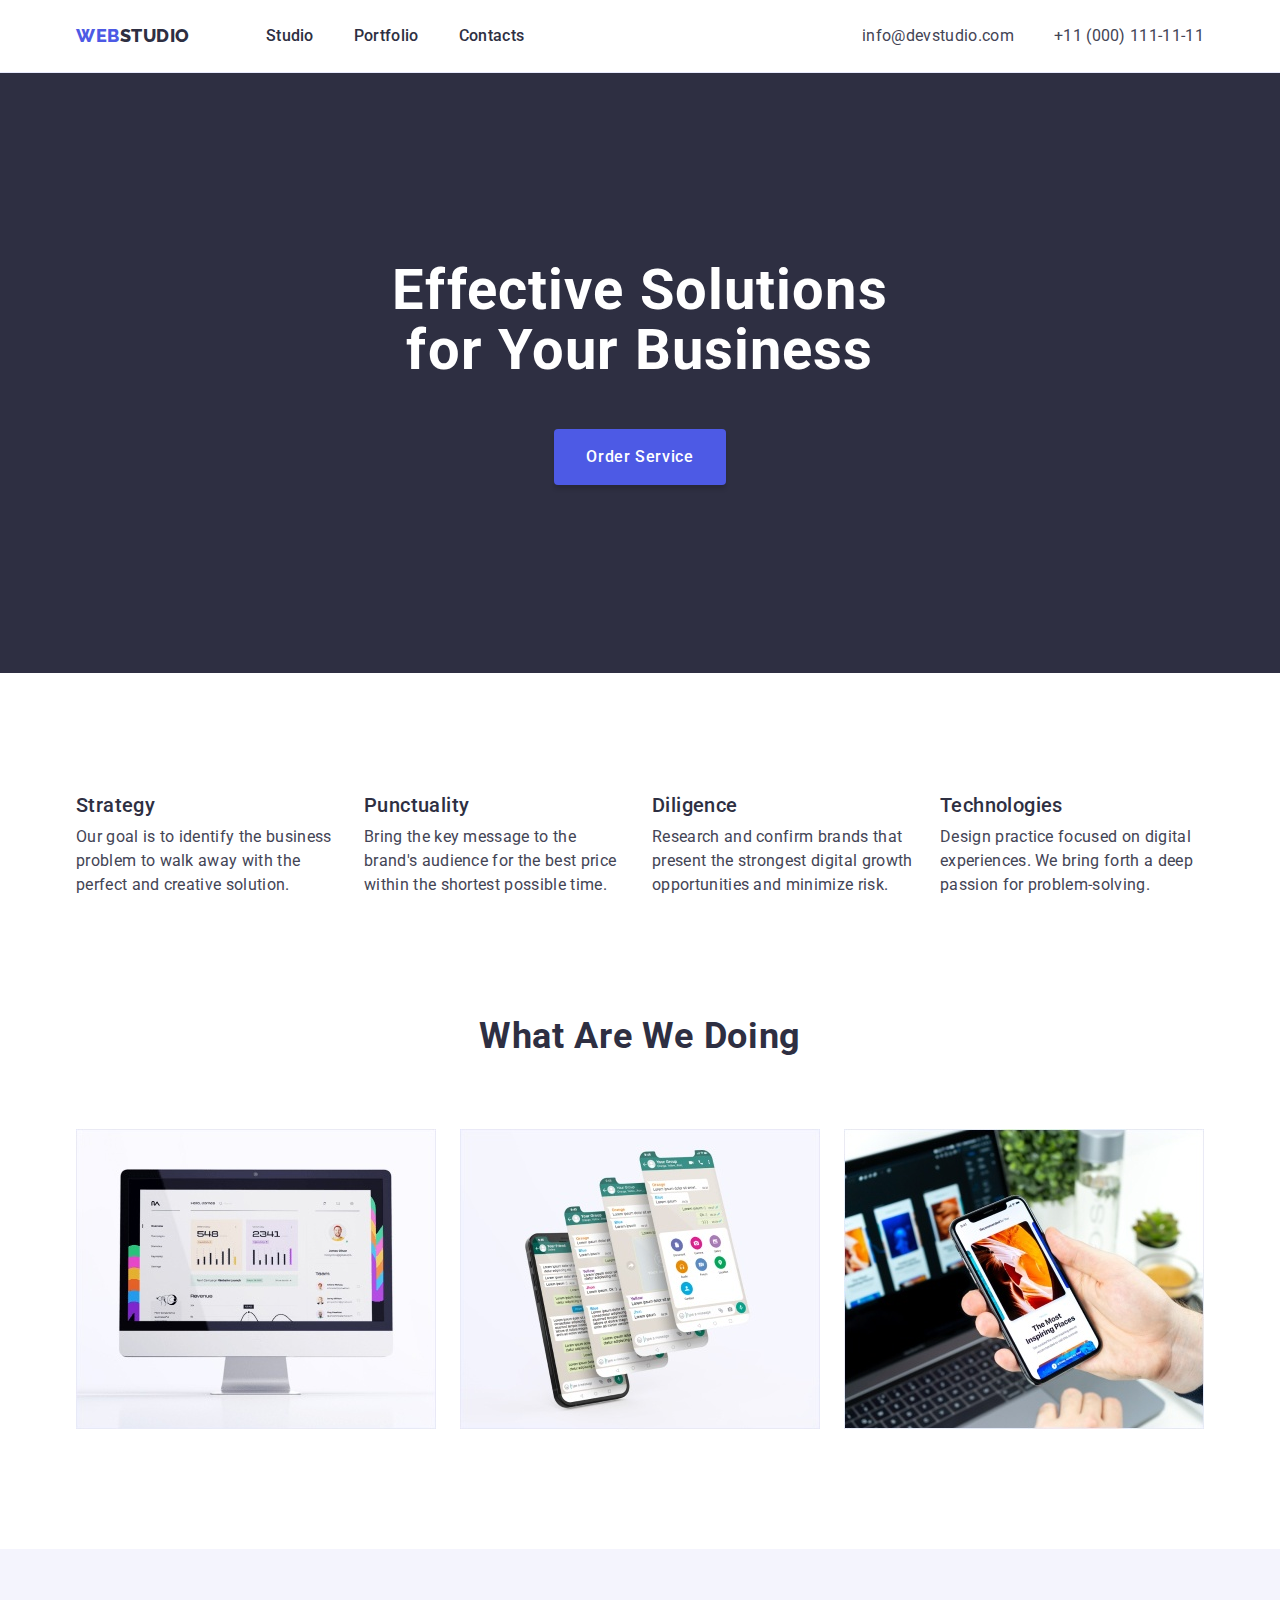
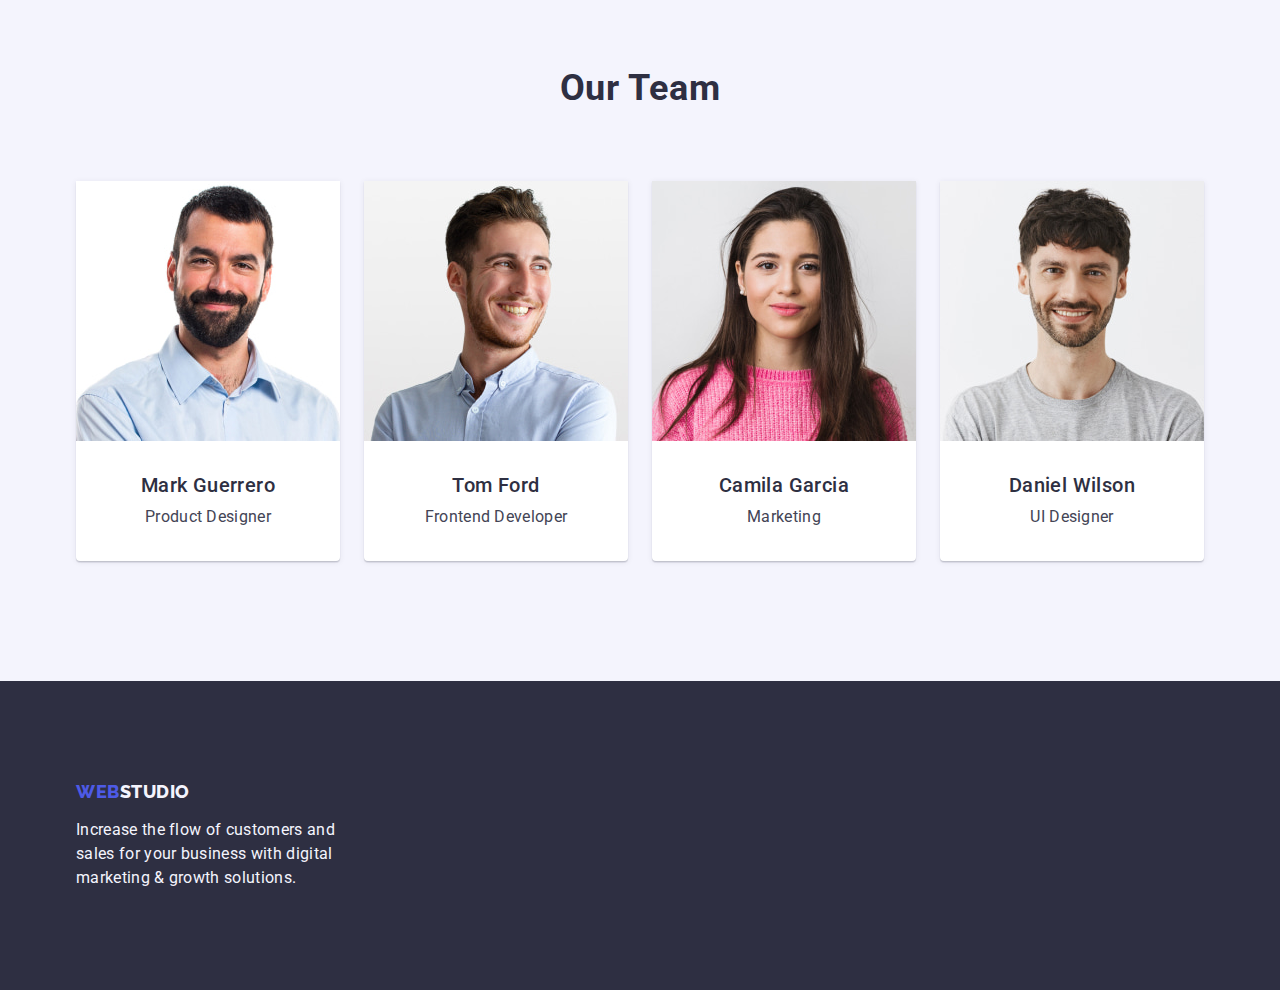
<file: index.html>
<!DOCTYPE html>
<html lang="en">
  <head>
    <meta charset="UTF-8" />
    <meta http-equiv="X-UA-Compatible" content="IE=edge" />
    <meta name="viewport" content="width=device-width, initial-scale=1.0" />
    <title>Web Studio</title>
    <meta name="discription" content="Effective Solutions for Your Business" />
    <!-- Fons -->
    <link rel="preconnect" href="https://fonts.googleapis.com" />
    <link rel="preconnect" href="https://fonts.gstatic.com" crossorigin />
    <link
      href="https://fonts.googleapis.com/css2?family=Raleway:wght@800&family=Roboto:wght@400;500;700;900&display=swap"
      rel="stylesheet"
    />
    <!-- Normalize -->
    <link
      rel="stylesheet"
      href="https://cdn.jsdelivr.net/npm/modern-normalize@2.0.0/modern-normalize.min.css"
    />
    <!-- Castom styles -->
    <link rel="stylesheet" href="./css/styles.css" />
  </head>
  <body class="page">
    <!-- Header section -->
    <header class="header">
      <div class="header-container container">
        <nav class="header-nav">
          <a class="header-logo link" href="./index.html"
            >Web<span class="studio-black">Studio</span></a
          >
          <ul class="list-nav list">
            <li>
              <a class="navigation-link link" href="./index.html">Studio</a>
            </li>
            <li>
              <a class="navigation-link link" href="./portfolio.html"
                >Portfolio</a
              >
            </li>
            <li><a class="navigation-link link" href="">Contacts</a></li>
          </ul>
        </nav>
        <address class="contacts">
          <ul class="address-list list">
            <li>
              <a class="contacts-address link" href="mailto:info@devstudio.com"
                >info@devstudio.com</a
              >
            </li>
            <li>
              <a class="contacts-address link" href="tel:+110001111111"
                >+11 (000) 111-11-11</a
              >
            </li>
          </ul>
        </address>
      </div>
    </header>
    <!-- Main block -->

    <main class="main">
      <!-- Hero section -->
      <section class="hero-section section">
        <div class="container">
          <h1 class="hero-section-title">
            Effective Solutions for Your Business
          </h1>
          <button class="hero-btn" type="button">Order Service</button>
        </div>
      </section>

      <!-- Section 2 -->
      <section class="two-section section">
        <div class="container">
          <h2 class="visually-hidden">Our Portfolio</h2>
          <ul class="two-section-list list">
            <li class="two-section-item">
              <h3 class="two-section-title">Strategy</h3>
              <p class="two-section-paragraph">
                Our goal is to identify the business problem to walk away with
                the perfect and creative solution.
              </p>
            </li>
            <li class="two-section-item">
              <h3 class="two-section-title">Punctuality</h3>
              <p class="two-section-paragraph">
                Bring the key message to the brand's audience for the best price
                within the shortest possible time.
              </p>
            </li>
            <li class="two-section-item">
              <h3 class="two-section-title">Diligence</h3>
              <p class="two-section-paragraph">
                Research and confirm brands that present the strongest digital
                growth opportunities and minimize risk.
              </p>
            </li>
            <li class="two-section-item">
              <h3 class="two-section-title">Technologies</h3>
              <p class="two-section-paragraph">
                Design practice focused on digital experiences. We bring forth a
                deep passion for problem-solving.
              </p>
            </li>
          </ul>
        </div>
      </section>

      <!-- Section 3 -->
      <section class="three-section section">
        <div class="container">
          <h2 class="three-section-title">What are we doing</h2>
          <ul class="card-list-webstudio list">
            <li class="card-item-webstudio card">
              <img
                src="./images/webstudio-images/sec-2/img-1.jpg"
                alt="The Apple monobloc stands frontally"
                width="360"
                height="300"
              />
            </li>
            <li class="card-item-webstudio card">
              <img
                src="./images/webstudio-images/sec-2/img-2.jpg"
                alt="Drop-down screenshots from iPhone"
                width="360"
                height="300"
              />
            </li>
            <li class="card-item-webstudio card">
              <img
                src="./images/webstudio-images/sec-2/img-3.jpg"
                alt="A man holds an iPhone in his right hand"
                width="360"
                height="300"
              />
            </li>
          </ul>
        </div>
      </section>

      <!-- Section 4 -->
      <section class="four-section section">
        <div class="container">
          <h2 class="four-section-title">Our Team</h2>
          <ul class="list">
            <li class="our-team-list card">
              <img
                src="./images/webstudio-images/sec-3/img-1.jpg"
                alt="The man laughs"
                width="264"
                height="260"
              />
              <div class="team-card-content">
                <h3 class="four-section-name">Mark Guerrero</h3>
                <p class="four-section-team">Product Designer</p>
              </div>
            </li>
            <li class="our-team-list card">
              <img
                src="./images/webstudio-images/sec-3/img-2.jpg"
                alt="The man laughs"
                width="264"
                height="260"
              />
              <div class="team-card-content">
                <h3 class="four-section-name">Tom Ford</h3>
                <p class="four-section-team">Frontend Developer</p>
              </div>
            </li>
            <li class="our-team-list card">
              <img
                src="./images/webstudio-images/sec-3/img-3.jpg"
                alt="The woman laughs"
                width="264"
                height="260"
              />
              <div class="team-card-content">
                <h3 class="four-section-name">Camila Garcia</h3>
                <p class="four-section-team">Marketing</p>
              </div>
            </li>
            <li class="our-team-list card">
              <img
                src="./images/webstudio-images/sec-3/img-4.jpg"
                alt="The man laughs"
                width="264"
                height="260"
              />
              <div class="team-card-content">
                <h3 class="four-section-name">Daniel Wilson</h3>
                <p class="four-section-team">UI Designer</p>
              </div>
            </li>
          </ul>
        </div>
      </section>
    </main>
    <!-- Footer section -->
    <footer class="footer">
      <div class="container">
        <a href="./index.html" class="logo-text link"
          >Web<span class="studio-cloud">Studio</span></a
        >
        <p class="footer-info">
          Increase the flow of customers and sales for your business with
          digital marketing & growth solutions.
        </p>
      </div>
    </footer>
  </body>
</html>
</file>
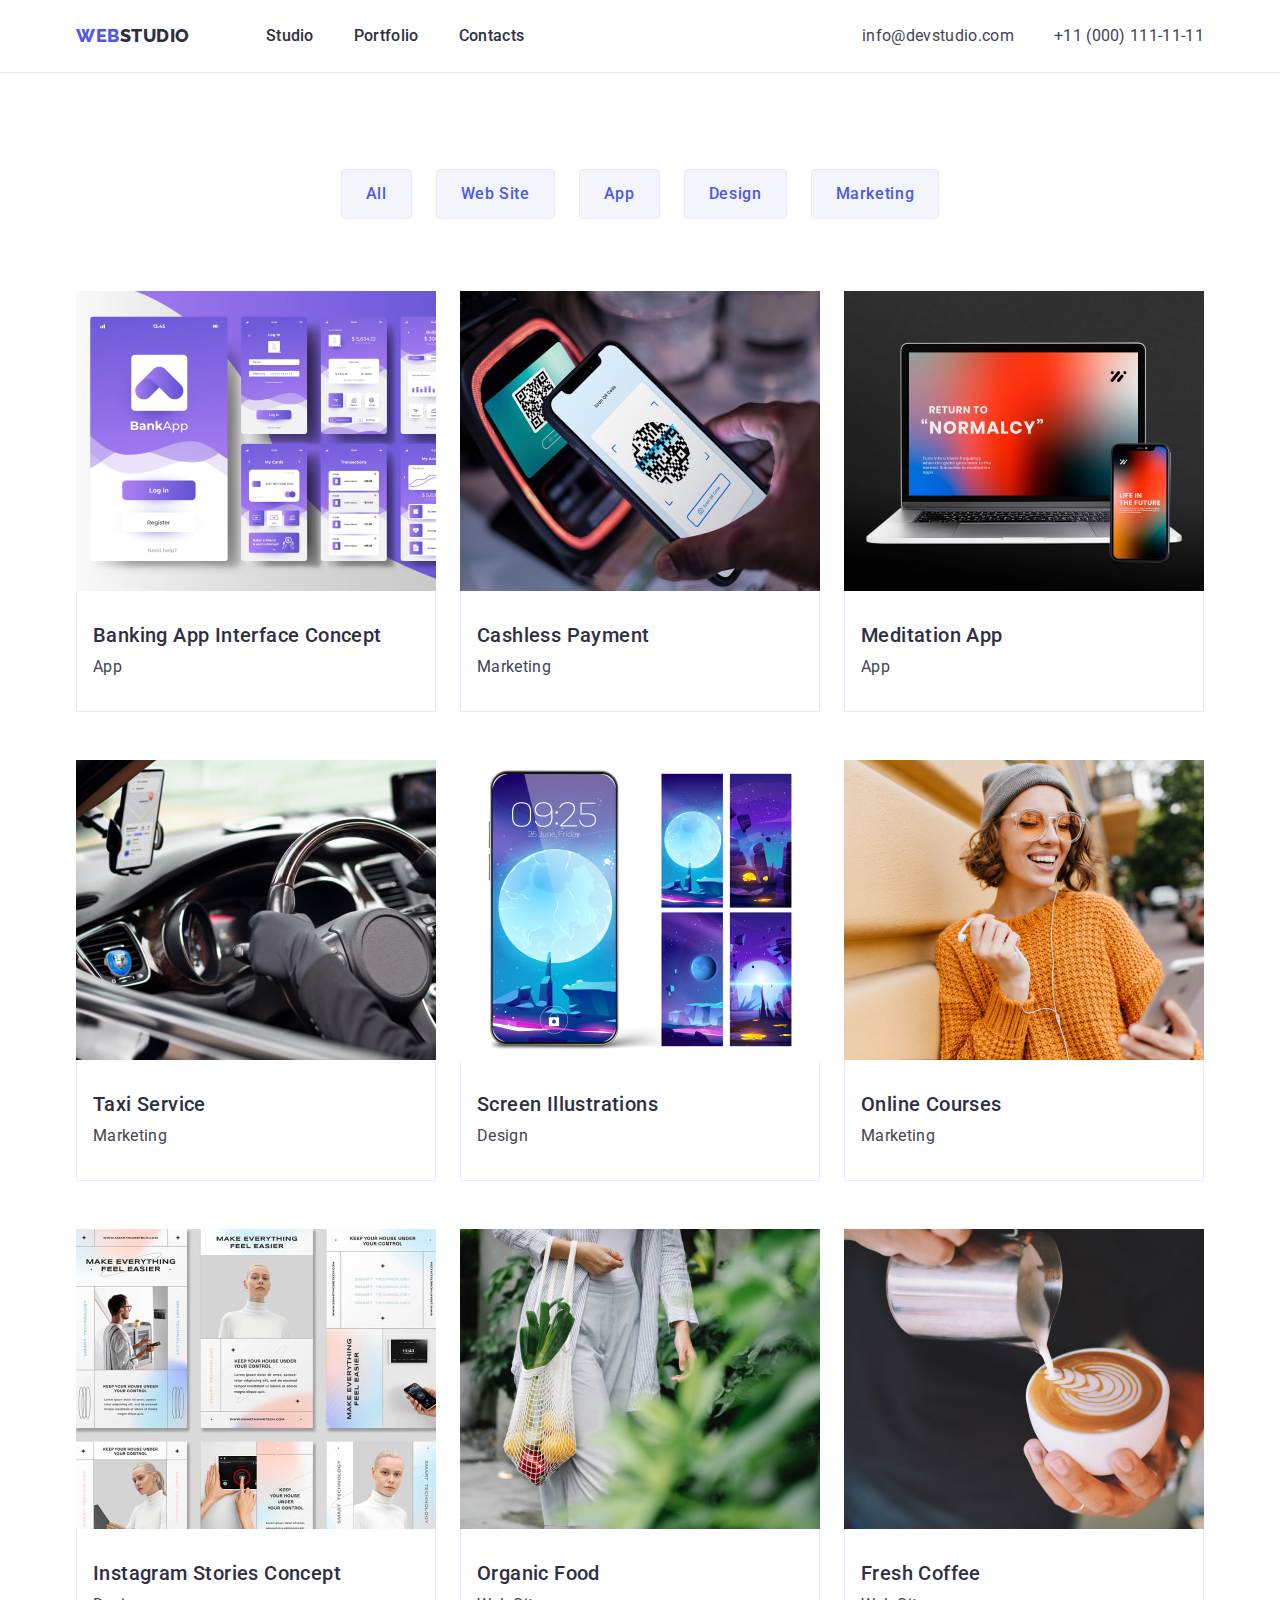
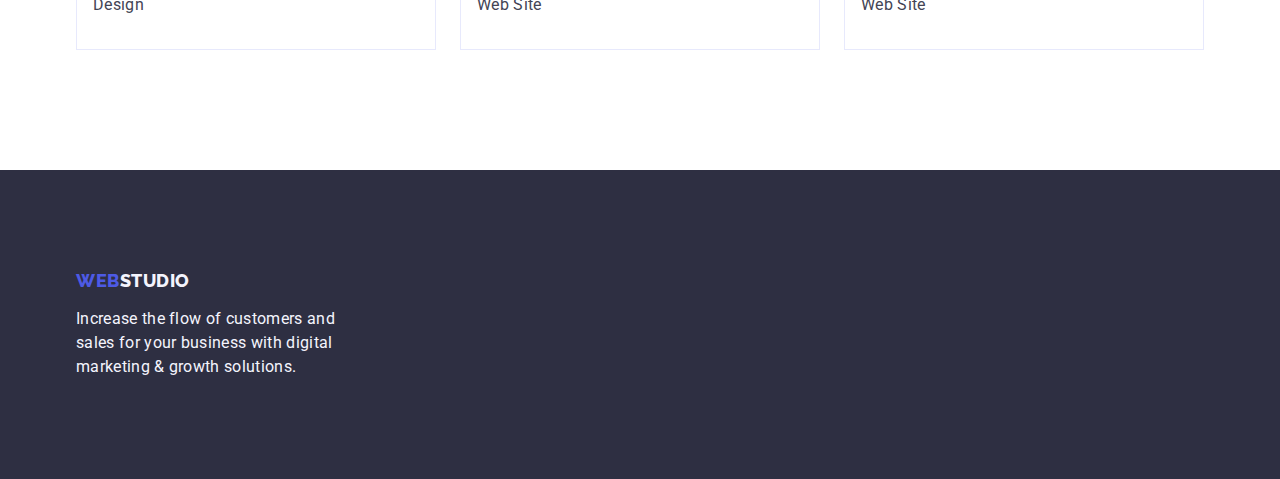
<file: portfolio.html>
<!DOCTYPE html>
<html lang="en">
  <head>
    <meta charset="UTF-8" />
    <meta name="viewport" content="width=device-width, initial-scale=1.0" />
    <title>Portfolio</title>
    <!-- Fons -->
    <link rel="preconnect" href="https://fonts.googleapis.com" />
    <link rel="preconnect" href="https://fonts.gstatic.com" crossorigin />
    <link
      href="https://fonts.googleapis.com/css2?family=Raleway:wght@800&family=Roboto:wght@400;500;700;900&display=swap"
      rel="stylesheet"
    />
    <!-- Normalize -->
    <link
      rel="stylesheet"
      href="https://cdn.jsdelivr.net/npm/modern-normalize@2.0.0/modern-normalize.min.css"
    />
    <!-- Castom styles -->
    <link rel="stylesheet" href="./css/styles.css" />
  </head>
  <body>
    <!-- Header section -->
    <header class="header">
      <div class="header-container container">
        <nav class="header-nav">
          <a class="header-logo header-link link" href="./index.html"
            >Web<span class="studio-black">Studio</span></a
          >
          <ul class="list-nav list">
            <li>
              <a class="navigation-link link" href="./index.html">Studio</a>
            </li>
            <li>
              <a class="navigation-link link" href="./portfolio.html"
                >Portfolio</a
              >
            </li>
            <li><a class="navigation-link link" href="">Contacts</a></li>
          </ul>
        </nav>
        <address class="contacts">
          <ul class="address-list list">
            <li>
              <a class="contacts-address link" href="mailto:info@devstudio.com"
                >info@devstudio.com</a
              >
            </li>
            <li>
              <a class="contacts-address link" href="tel:+110001111111"
                >+11 (000) 111-11-11</a
              >
            </li>
          </ul>
        </address>
      </div>
    </header>
    <!-- Main block -->
    <main>
      <!--Section 1  -->
      <section class="section-btn section">
        <div class="container-card container">
          <h1 class="visually-hidden">Our Portfolio</h1>
          <ul class="portfolio-btn-list list">
            <li class="card">
              <button class="portfolio-btn" type="button">All</button>
            </li>
            <li class="card">
              <button class="portfolio-btn" type="button">Web Site</button>
            </li>
            <li class="card">
              <button class="portfolio-btn" type="button">App</button>
            </li>
            <li class="card">
              <button class="portfolio-btn" type="button">Design</button>
            </li>
            <li class="card">
              <button class="portfolio-btn" type="button">Marketing</button>
            </li>
          </ul>
          <ul class="portfolio-card list">
            <li class="portfolio-item">
              <a href="" class="link">
                <img
                  src="./images/portfolio-images/sec-3/img-1.jpg"
                  alt="Several screenshots showing the website registration menu."
                  width="360"
                  height="300"
                />
                <div class="portfolio-page-card-content">
                  <h2 class="services">Banking App Interface Concept</h2>
                  <p class="occupation">App</p>
                </div>
              </a>
            </li>
            <li class="portfolio-item">
              <a href="" class="link">
                <img
                  src="./images/portfolio-images/sec-3/img-2.jpg"
                  alt="A person with an iPhone in his right hand is scanning a QR code"
                  width="360"
                  height="300"
                />
                <div class="portfolio-page-card-content">
                  <h2 class="services">Cashless Payment</h2>
                  <p class="occupation">Marketing</p>
                </div>
              </a>
            </li>
            <li class="portfolio-item">
              <a href="" class="link">
                <img
                  src="./images/portfolio-images/sec-3/img-3.jpg"
                  alt="A MacBook and an iPhone with the company's logo on it."
                  width="360"
                  height="300"
                />
                <div class="portfolio-page-card-content">
                  <h2 class="services">Meditation App</h2>
                  <p class="occupation">App</p>
                </div>
              </a>
            </li>
            <li class="portfolio-item">
              <a href="" class="link">
                <img
                  src="./images/portfolio-images/sec-4/img-1.jpg"
                  alt="A man in black gloves is driving a black car."
                  width="360"
                  height="300"
                />
                <div class="portfolio-page-card-content">
                  <h2 class="services">Taxi Service</h2>
                  <p class="occupation">Marketing</p>
                </div>
              </a>
            </li>
            <li class="portfolio-item">
              <a href="" class="link">
                <img
                  src="./images/portfolio-images/sec-4/img-2.jpg"
                  alt="A smartphone on the screen of which the main page and several separate screenshots are displayed."
                  width="360"
                  height="300"
                />
                <div class="portfolio-page-card-content">
                  <h2 class="services">Screen Illustrations</h2>
                  <p class="occupation">Design</p>
                </div>
              </a>
            </li>
            <li class="portfolio-item">
              <a href="" class="link">
                <img
                  src="./images/portfolio-images/sec-4/img-3.jpg"
                  alt="A girl in an orange sweater, a gray hat and glasses is listening to music and smiling."
                  width="360"
                  height="300"
                />
                <div class="portfolio-page-card-content">
                  <h2 class="services">Online Courses</h2>
                  <p class="occupation">Marketing</p>
                </div>
              </a>
            </li>
            <li class="portfolio-item">
              <a href="" class="link">
                <img
                  src="./images/portfolio-images/sec-5/img-2.jpg"
                  alt="Six screenshots depicting a man and two women on a white background."
                  width="360"
                  height="300"
                />
                <div class="portfolio-page-card-content">
                  <h2 class="services">Instagram Stories Concept</h2>
                  <p class="occupation">Design</p>
                </div>
              </a>
            </li>
            <li class="portfolio-item">
              <a href="" class="link">
                <img
                  src="./images/portfolio-images/sec-5/img-1.jpg"
                  alt="A woman in a gray dress carries a bag with fruits and vegetables."
                  width="360"
                  height="300"
                />
                <div class="portfolio-page-card-content">
                  <h2 class="services">Organic Food</h2>
                  <p class="occupation">Web Site</p>
                </div>
              </a>
            </li>
            <li class="portfolio-item">
              <a href="" class="link">
                <img
                  src="./images/portfolio-images/sec-5/img-3.jpg"
                  alt="The man holds a cup of coffee in his hand and adds cream to it."
                  width="360"
                  height="300"
                />
                <div class="portfolio-page-card-content">
                  <h2 class="services">Fresh Coffee</h2>
                  <p class="occupation">Web Site</p>
                </div>
              </a>
            </li>
          </ul>
        </div>
      </section>
    </main>
    <!-- Footer section -->
    <footer class="footer">
      <div class="container">
        <a href="./index.html" class="logo-text link"
          >Web<span class="studio-cloud">Studio</span></a
        >
        <p class="footer-info">
          Increase the flow of customers and sales for your business with
          digital marketing & growth solutions.
        </p>
      </div>
    </footer>
  </body>
</html>
</file>
<file: css/styles.css>
:root {
  --main-dark-cl: #2e2f42;
  --main-black-cl: #434455;
  --our-team-bg: #ffffff;
  --logo-accent-cl: #4d5ae5;
  --title-accent-cl: #404bbf;
  --cloud-cl: #f4f4fd;
  --header-border-cl: #e7e9fc;
}
/* Common styles */
body {
  font-family: "Roboto", sans-serif;
  font-size: 16px;
  color: var(--main-black-cl);
  background-color: var(--our-team-bg);
}
img {
  display: block;
  max-width: 100%;
  height: auto;
}
/* Base styles */
.header-container {
  justify-content: space-between;
  display: flex;
  align-items: center;
}
.conacts {
  display: flex;
  align-items: center;
}
.list {
  display: flex;
  align-items: center;
}
.navigation {
  display: block;
  padding-top: 24px;
  padding-bottom: 24px;
}
.list-nav {
  display: flex;
  align-items: center;
  gap: 40px;
  text-align: center;
}
.address-list {
  display: flex;
  gap: 40px;
  justify-content: flex-end;
  align-items: center;
}
.two-section-item {
  flex-basis: calc((100% - 3 * 24px) / 4);
}
.two-section-list {
  display: flex;
  gap: 24px;
}
.two-section {
  padding: 120px 0;
}
.section {
  padding-bottom: 120px;
}
.container {
  max-width: 1158px;
  margin: 0 auto;
  padding: 0 15px;
}
.header {
  border-bottom: 1px solid #e7e9fc;
  background-color: var(--our-team-bg);
}
.hero-section-title {
  max-width: 496px;
  margin: 0 auto;
  text-align: center;
  margin-bottom: 48px;
}
.hero-section {
  padding-bottom: 60px;
}

.three-section {
}

.four-section {
  padding-top: 60px;
  padding-bottom: 120px;
}

/* Reset */
h1,
h2,
h3,
h4,
h5,
h6,
p {
  margin: 0;
}
link,
ul,
ol {
  list-style: none;
}
ul,
ol {
  list-style: none;
  margin: 0;
  padding: 0;
}
.link {
  text-decoration: none;
}
a {
  text-decoration: none;
  color: currentColor;
}
button {
  font-family: inherit;
  cursor: pointer;
}
.header-nav {
  display: flex;
  align-items: center;
}
.header-logo {
  font-family: "Raleway", sans-serif;
  font-style: normal;
  font-weight: 800;
  font-size: 18px;
  line-height: 1.17;
  letter-spacing: 0.03em;
  color: var(--logo-accent-cl);
  text-transform: uppercase;
  margin-right: 76px;
}
.header-link {
  display: block;
  padding-top: 24px;
  padding-bottom: 24px;
}
.studio-black {
  color: var(--main-dark-cl);
}
/* Header-nav-list */
.header-logo link {
  line-height: 1.5;
}
.navigation:hover,
.navigation:focus {
  color: var(--title-accent-cl);
}
.navigation-link {
  font-weight: 500;
  font-size: 16px;
  line-height: 1.5;
  letter-spacing: 0.02em;
  color: var(--main-dark-cl);
  padding-top: 24px;
  padding-bottom: 24px;
  display: block;
}
/* Conacts */
.contacts {
  font-style: normal;
}
.contacts-address:hover,
.contacts-address:focus {
  color: var(--title-accent-cl);
}
.contacts-address {
  font-family: "Roboto", sans-serif;
  font-style: normal;
  font-weight: 400;
  font-size: 16px;
  line-height: 1.5;
  letter-spacing: 0.02em;
  color: var(--main-black-cl);
  display: block;
  padding-top: 24px;
  padding-bottom: 24px;
}
.hero-section {
  font-family: "Roboto", sans-serif;
  font-style: normal;
  font-weight: 700;
  font-size: 56px;
  line-height: 1.07;
  letter-spacing: 0.02em;
  color: #ffffff;
  background-color: var(--main-dark-cl);
  padding: 188px 0;
}
.hero-section-title {
  font-size: 56px;
  font-weight: 496px;
  line-height: 1.07;
  letter-spacing: 0.02em;
}

.hero-btn {
  font-family: "Roboto", sans-serif;
  font-style: normal;
  font-weight: 500;
  font-size: 16px;
  line-height: 1.5;
  letter-spacing: 0.04em;
  color: var(--our-team-bg);
  background: var(--logo-accent-cl);
  cursor: pointer;
  display: block;
  margin: 0 auto;
  padding: 16px 32px;
  box-shadow: 0px 4px 4px rgba(0, 0, 0, 0.15);
  border-radius: 4px;
  min-height: 56px;
  min-width: 169px;
  border: none;
}

.hero-btn:hover,
.hero-btn:focus {
  background: #404bbf;
}
.two-section-title {
  font-weight: 500;
  font-size: 20px;
  line-height: 1.2;
  letter-spacing: 0.02em;
  color: var(--main-dark-cl);
  margin-bottom: 8px;
}
.two-section-paragraph {
  font-size: 16px;
  line-height: 1.5;
  letter-spacing: 0.02em;
  color: var(--main-black-cl);
}
.three-section-title {
  font-weight: 700;
  font-size: 36px;
  line-height: 1.11;
  letter-spacing: 0.02em;
  text-transform: capitalize;
  color: var(--main-dark-cl);
  text-align: center;
}
.three-section-title {
  margin-bottom: 72px;
  gap: 24px;
}
.card-list-webstudio {
  display: flex;
  flex-wrap: wrap;
}
.card-item-webstudio {
  width: calc((100% - 24px * 2) / 3);
}
.four-section-title {
  font-family: "Roboto", sans-serif;
  font-style: normal;
  font-weight: 700;
  font-size: 36px;
  line-height: 1.11;
  letter-spacing: 0.02em;
  text-transform: capitalize;
  color: var(--main-dark-cl);
  text-align: center;
}
.four-section-title {
  margin-bottom: 72px;
}
.four-section {
  background-color: var(--cloud-cl);
  padding-top: 120px;
  padding-top: 120px;
}
.four-section-name {
  font-weight: 500;
  font-size: 20px;
  line-height: 1.2;
  letter-spacing: 0.02em;
  color: var(--main-dark-cl);
}
.four-section-name {
  margin-bottom: 8px;
}
.four-section-team {
  font-size: 16px;
  line-height: 1.5;
  letter-spacing: 0.02em;
  color: var(--main-black-cl);
}
.team-card-content {
  text-align: center;
  padding: 32px 16px;
}
.four-section-team {
  text-align: center;
  margin: 0 auto;
}
.our-team-list {
  background-color: var(--our-team-bg);
  flex-basis: calc((100% - 3 * 24px) / 4);
  max-height: 380px;
  box-shadow: 0px 1px 6px rgba(46, 47, 66, 0.08),
    0px 1px 1px rgba(46, 47, 66, 0.16), 0px 2px 1px rgba(46, 47, 66, 0.08);
  border-radius: 0px 0px 4px 4px;
}
.footer {
  background-color: var(--main-dark-cl);
  padding: 100px 0;
}
.logo-text {
  font-family: "Raleway", sans-serif;
  font-style: normal;
  font-weight: 800;
  font-size: 18px;
  line-height: 1.17;
  letter-spacing: 0.03em;
  display: inline-block;
  margin-bottom: 16px;
  text-transform: uppercase;
  color: var(--logo-accent-cl);
}

.footer-info {
  font-size: 16px;
  line-height: 1.5;
  letter-spacing: 0.02em;
  color: var(--cloud-cl);
  width: 264px;
}
.studio-cloud {
  color: var(--cloud-cl);
}
.portfolio-btn {
  font-family: "Roboto", sans-serif;
  font-style: normal;
  font-weight: 500;
  font-size: 16px;
  line-height: 1.5;
  letter-spacing: 0.04em;
  color: #4d5ae5;
  background-color: var(--cloud-cl);
  cursor: pointer;
  color: var(--logo-accent-cl);
  cursor: pointer;
  padding: 12px 24px;
  border-radius: 4px;
  border: 1px solid var(--header-border-cl);
}
.portfolio-btn:hover,
.portfolio-btn:focus {
  background-color: var(--title-accent-cl);
  color: var(--our-team-bg);
  border: 1px solid transparent;
}
.portfolio-card {
  display: flex;
  flex-wrap: wrap;
  gap: 48px 24px;
}
.portfolio-item {
  width: calc((100% - 2 * 24px) / 3);
}
.visually-hidden {
  position: absolute;
  width: 1px;
  height: 1px;
  margin: -1px;
  border: 0;
  padding: 0;
  white-space: nowrap;
  clip-path: inset(100%);
  clip: rect(0 0 0 0);
  overflow: hidden;
}
.card:not(:last-child) {
  margin-right: 24px;
}
.portfolio-btn-list {
  display: flex;
  justify-content: center;
  align-items: center;
  margin: 0 auto 72px;
}
.portfolio-page-card-content {
  padding: 32px 16px;
  border: 1px solid var(--header-border-cl);
  border-top: none;
}
.services {
  font-weight: 500;
  font-size: 20px;
  line-height: 1.2;
  letter-spacing: 0.02em;
  color: var(--main-dark-cl);
}
.services {
  margin-bottom: 8px;
}
.occupation {
  font-size: 16px;
  line-height: 1.5;
  letter-spacing: 0.02em;
  color: var(--main-black-cl);
}
.section-btn {
  padding-top: 96px;
  padding-bottom: 120px;
}
.container-card {
  border-top: none;
}
</file>
